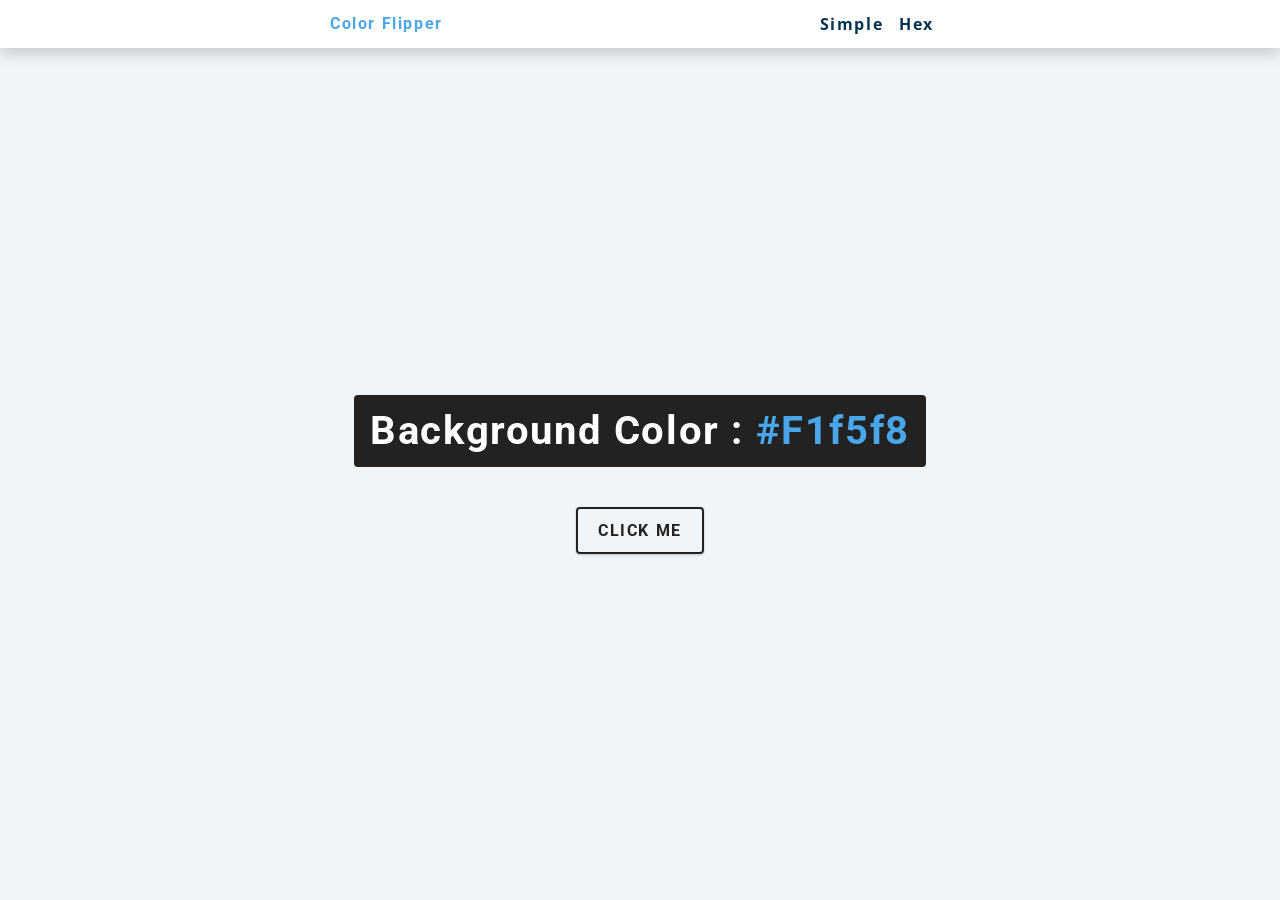
<file: Color-flipper (udemi)/index.html>
<!DOCTYPE html>
<html lang="en">

<head>
  <meta charset="UTF-8" />
  <meta name="viewport" content="width=device-width, initial-scale=1.0" />
  <title>Color Flipper || Simple</title>

  <!-- styles -->
  <link rel="stylesheet" href="styles.css" />
</head>

<body>
  <nav>
    <div class="nav-center">
      <h4>color flipper</h4>
      <ul class="nav-links">
        <li>
          <a href="index.html">simple</a>
        </li>
        <li>
          <a href="hex.html">hex</a>
        </li>
      </ul>
    </div>
  </nav>

  <main>
    <div class="container">
      <h2>Background color : <span class="color">#f1f5f8</span></h2>
      <button class="btn btn-hero" id="btn">Click me</button>
    </div>
  </main>
  <!-- javascript -->
  <script src="app.js"></script>
</body>

</html>
</file>
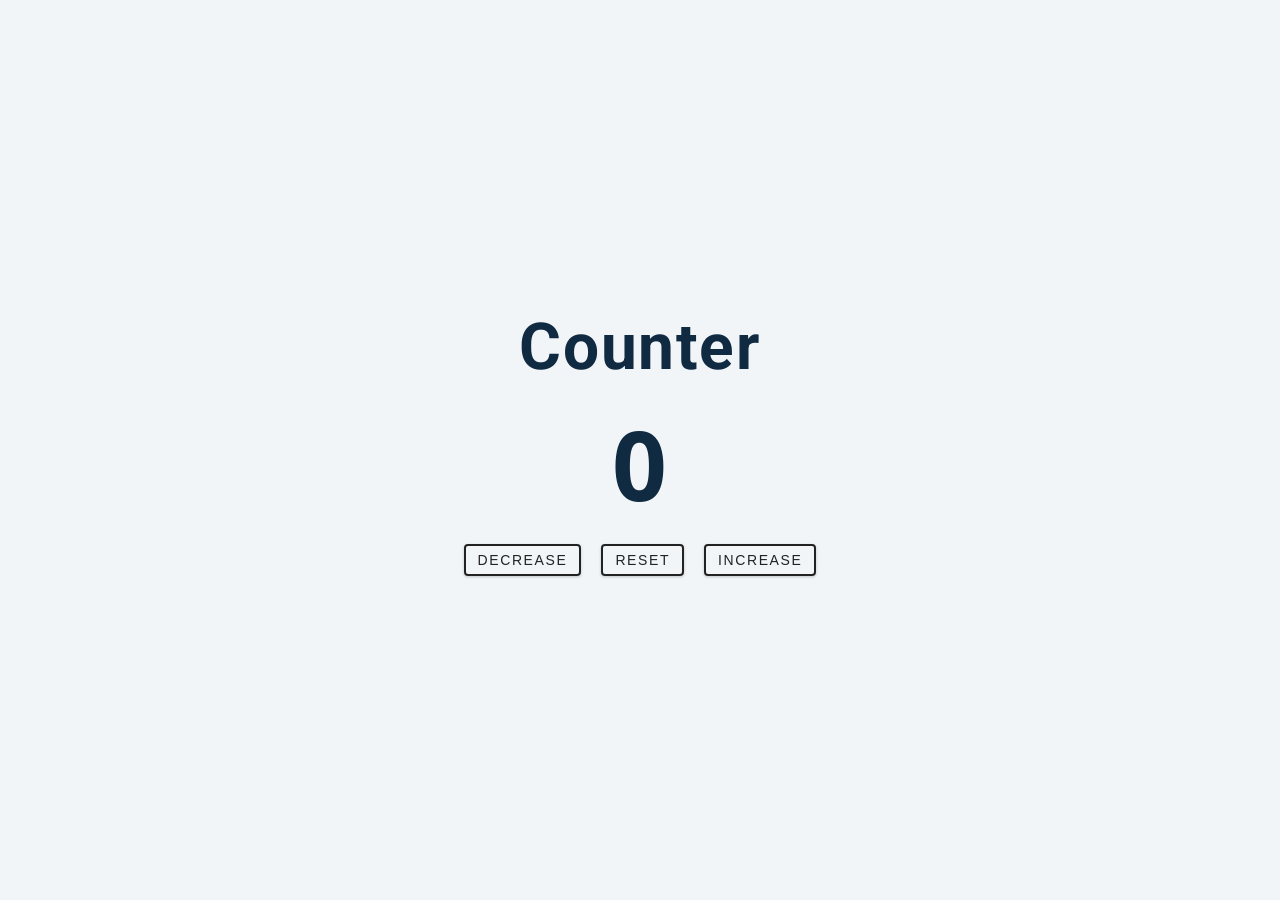
<file: Counter (udemi)/index.html>
<!DOCTYPE html>
<html lang="en">

<head>
  <meta charset="UTF-8" />
  <meta name="viewport" content="width=device-width, initial-scale=1.0" />
  <title>Counter</title>

  <!-- styles -->
  <link rel="stylesheet" href="styles.css" />
</head>

<body>
  <main>
    <div class="container">
      <h1>
        counter
      </h1>
      <span id="value">
        0
      </span>
      <div class="button-countainer">
        <button class="btn decrease">decrease</button>
        <button class="btn reset">reset</button>
        <button class="btn increase">increase</button>
      </div>
    </div>
  </main>
  <!-- javascript -->
  <script src="app.js"></script>
</body>

</html>
</file>
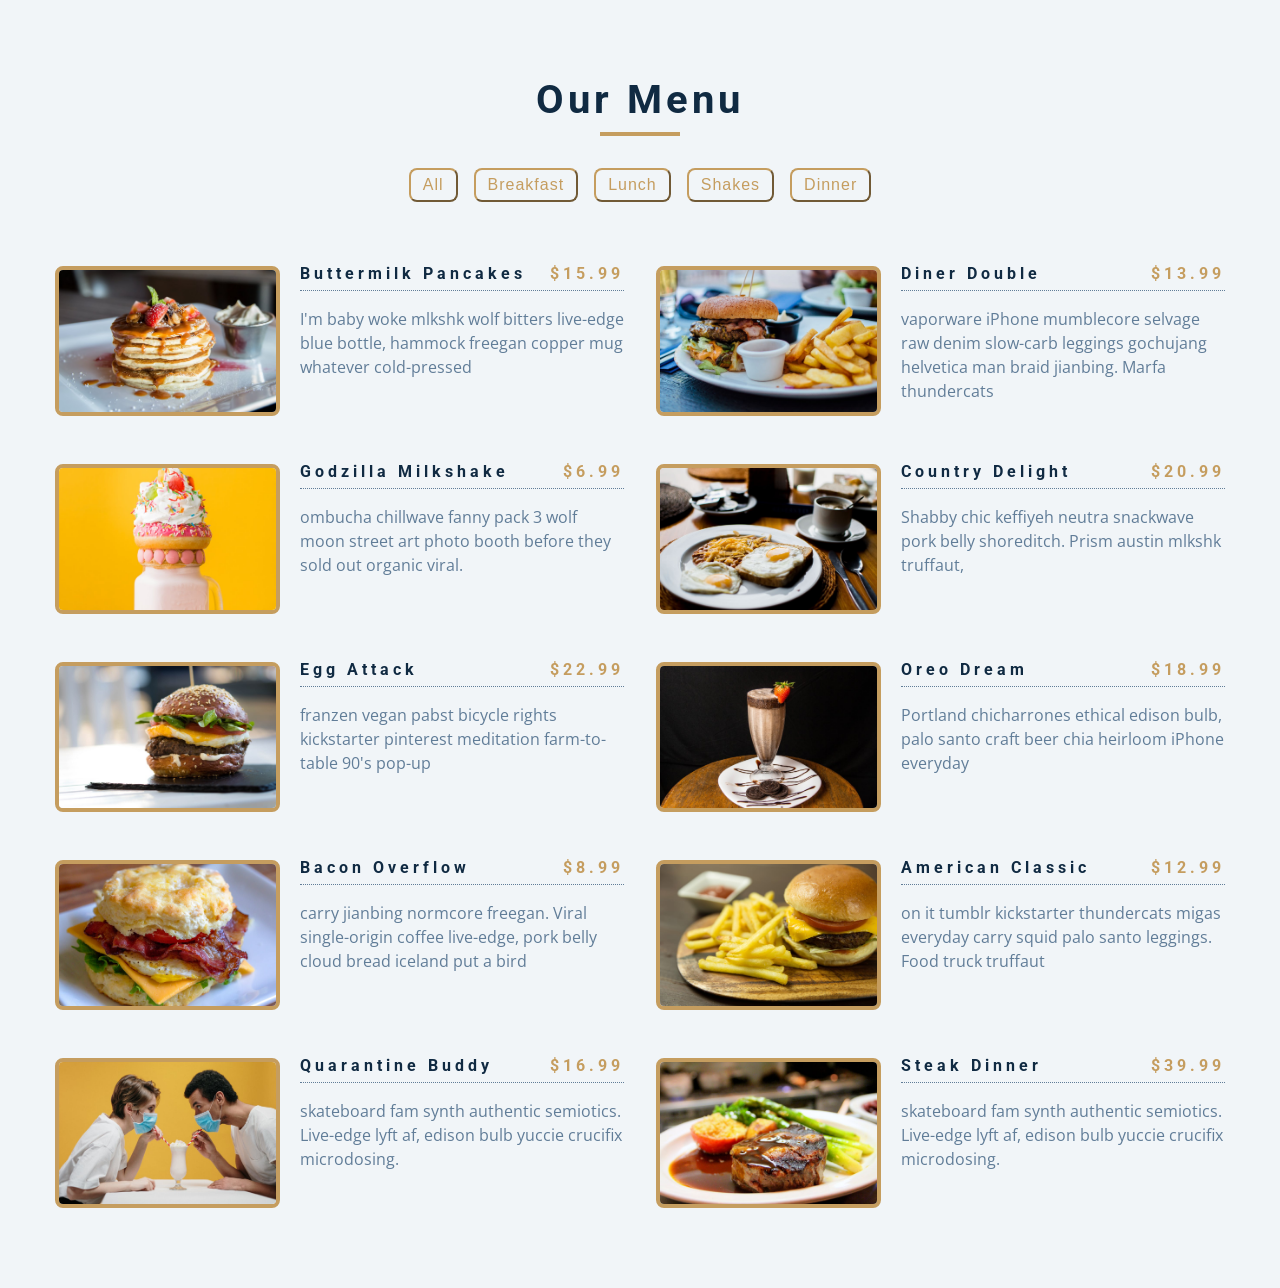
<file: Menu (udemi)/index.html>
<!DOCTYPE html>
<html lang="en">

<head>
  <meta charset="UTF-8" />
  <meta name="viewport" content="width=device-width, initial-scale=1.0" />
  <title>Starter</title>
  <!-- font-awesome -->
  <link rel="stylesheet" href="https://cdnjs.cloudflare.com/ajax/libs/font-awesome/5.14.0/css/all.min.css" />
  <!-- styles -->
  <link rel="stylesheet" href="styles.css" />
</head>

<body>
  <section class="menu">
    <!-- title -->
    <div class="title">
      <h2>our menu</h2>
      <div class="underline"></div>
    </div>
    <!-- filter buttons -->
    <div class="btn-container">
      <!-- <button class="filter-btn" type="button" data-id="all">all</button>
      <button class="filter-btn" type="button" data-id="breakfast">breakfast</button>
      <button class="filter-btn" type="button" data-id="lunch">lunch</button>
      <button class="filter-btn" type="button" data-id="shakes">shakes</button> -->
    </div>
    <!-- menu items -->
    <div class="section-center">
      <!-- item -->
      <!-- <article class="menu-item">
        <img src="menu-item.jpeg" class="photo" alt="menu item">
        <div class="item-info">
          <header>
            <h4>buttermilk pancakes</h4>
            <h4 class="price">$15</h4>
          </header>
          <p class="item-text">
            Lorem, ipsum dolor sit amet consectetur adipisicing elit. Illum et aspernatur voluptas molestiae facilis
            amet rem pariatur commodi eligendi ut?
          </p>
        </div>
      </article> -->
    </div>
  </section>
  <!-- javascript -->
  <script src="app.js"></script>
</body>

</html>
</file>
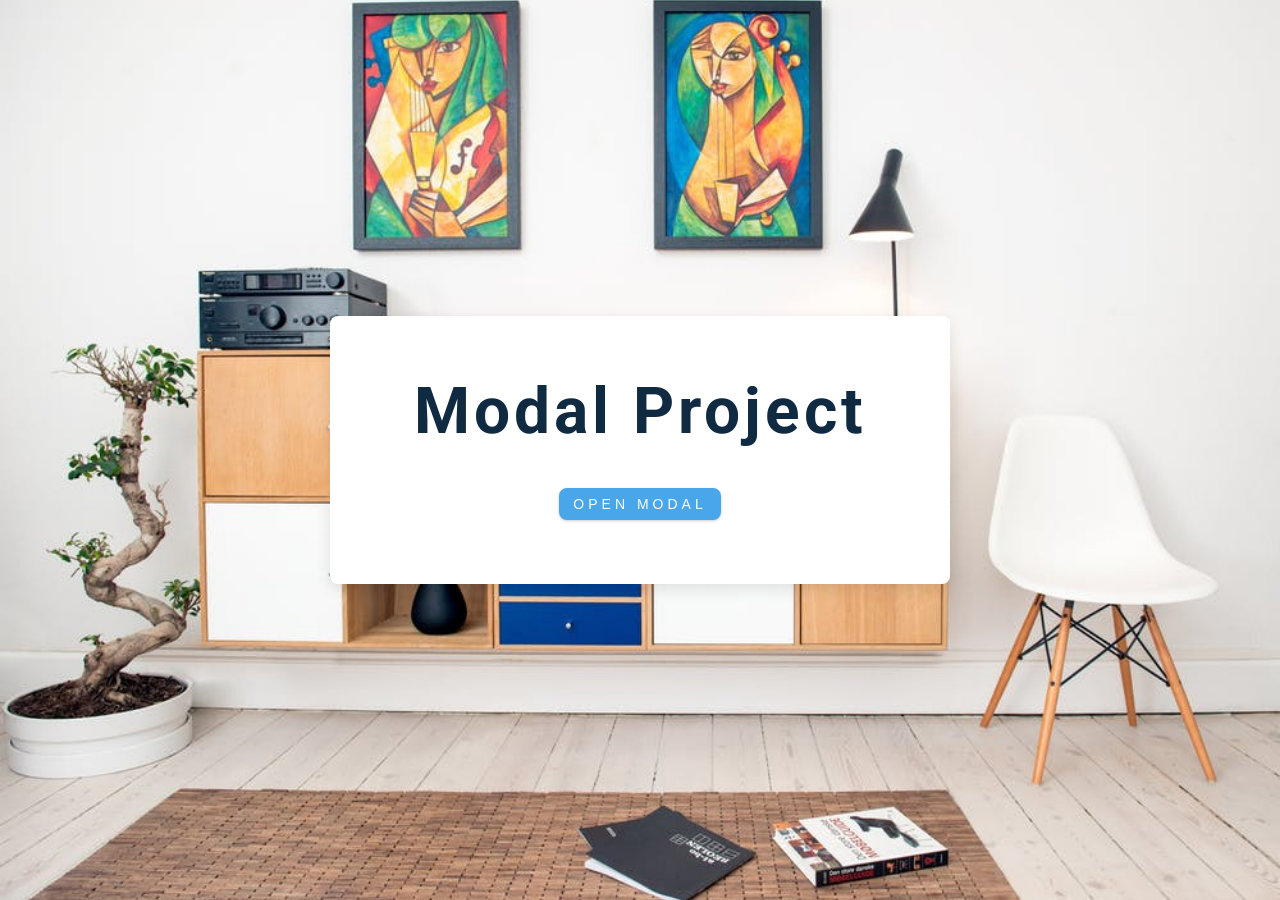
<file: Modal (udemi)/index.html>
<!DOCTYPE html>
<html lang="en">

<head>
  <meta charset="UTF-8" />
  <meta name="viewport" content="width=device-width, initial-scale=1.0" />
  <title>Modal</title>
  <!-- font-awesome -->
  <link rel="stylesheet" href="https://cdnjs.cloudflare.com/ajax/libs/font-awesome/5.14.0/css/all.min.css" />
  <!-- styles -->
  <link rel="stylesheet" href="styles.css" />
</head>

<body>
  <header class="hero">
    <div class="banner">
      <h1>Modal project</h1>
      <button class="btn modal-btn">open modal</button>
    </div>
  </header>

  <div class="modal-overlay">
    <div class="modal-container">
      <h3>modal content</h3>
      <button class="close-btn">
        <i class="fas fa-times"></i>
      </button>
    </div>
  </div>
  <!-- javascript -->
  <script src="app.js"></script>
</body>

</html>
</file>
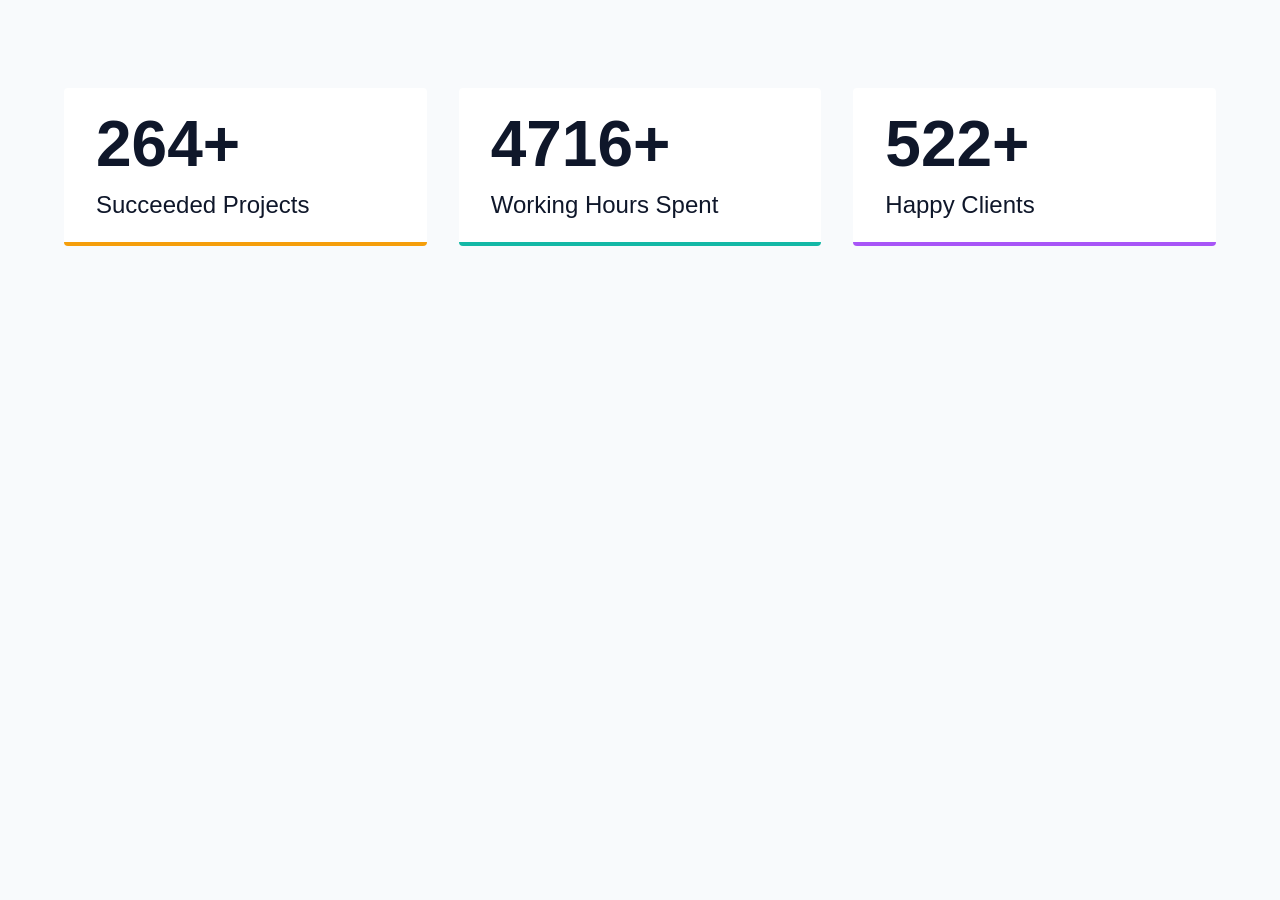
<file: Numbers (udemi)/index.html>
<!DOCTYPE html>
<html lang="en">

<head>
  <meta charset="UTF-8" />
  <meta http-equiv="X-UA-Compatible" content="IE=edge" />
  <meta name="viewport" content="width=device-width, initial-scale=1.0" />
  <title>Numbers Starter</title>
  <link rel="stylesheet" href="./styles.css" />
</head>

<body>
  <section>
    <!-- single number -->
    <article>
      <span class="number" data-value="500">0</span>
      <p>Succeeded Projects</p>
    </article>
    <!-- single number end -->
    <!-- single number -->
    <article>
      <span class="number" data-value="17140">0</span>
      <p>Working Hours Spent</p>
    </article>
    <!-- single number end -->
    <!-- single number -->
    <article>
      <span class="number" data-value="1500">0</span>
      <p>Happy Clients</p>
    </article>
    <!-- single number end -->
  </section>
  <script src="./app.js"></script>
</body>

</html>
</file>
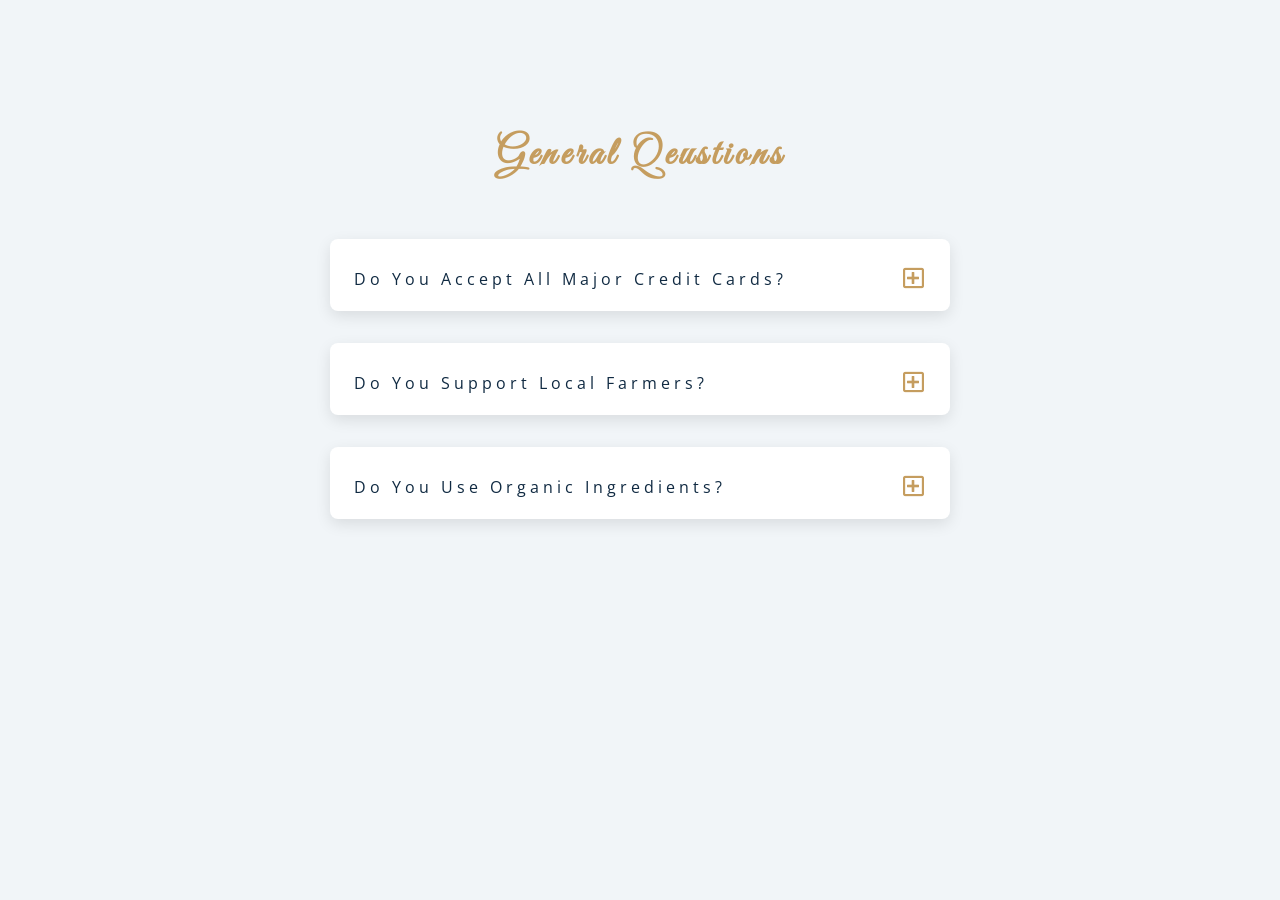
<file: Questions (udemi)/index.html>
<!DOCTYPE html>
<html lang="en">

<head>
  <meta charset="UTF-8" />
  <meta name="viewport" content="width=device-width, initial-scale=1.0" />
  <title>Q & A</title>
  <!-- font-awesome -->
  <link rel="stylesheet" href="https://cdnjs.cloudflare.com/ajax/libs/font-awesome/5.14.0/css/all.min.css" />
  <!-- extra fonts -->
  <link href="https://fonts.googleapis.com/css?family=Great+Vibes&display=swap" rel="stylesheet" />
  <!-- styles -->
  <link rel="stylesheet" href="styles.css" />
</head>

<body>
  <section class="questions">
    <!-- title -->
    <div class="title">
      <h2>General Qeustions</h2>
    </div>

    <!-- questions -->
    <div class="section-center">
      <!-- question 1 -->
      <article class="question">
        <div class="question-title">
          <p>do you accept all major credit cards?</p>
          <button type="button" class="question-btn">
            <span class="plus-icon">
              <i class="far fa-plus-square"></i>
            </span>
            <span class="minus-icon">
              <i class="far fa-minus-square"></i>
            </span>
          </button>
        </div>

        <div class="question-text">
          <p>
            Lorem ipsum dolor sit amet consectetur, adipisicing elit. Nisi reprehenderit aspernatur illo atque nesciunt
            sint quae? Explicabo hic voluptatum consequatur.
          </p>
        </div>
      </article>

      <!-- question 2 -->
      <article class="question">
        <div class="question-title">
          <p>do you support local farmers?</p>
          <button type="button" class="question-btn">
            <span class="plus-icon">
              <i class="far fa-plus-square"></i>
            </span>
            <span class="minus-icon">
              <i class="far fa-minus-square"></i>
            </span>
          </button>
        </div>

        <div class="question-text">
          <p>
            Lorem ipsum dolor sit amet consectetur, adipisicing elit. Nisi reprehenderit aspernatur illo atque nesciunt
            sint quae? Explicabo hic voluptatum consequatur.
          </p>
        </div>
      </article>

      <!-- question 3 -->
      <article class="question">
        <div class="question-title">
          <p>do you use organic ingredients?</p>
          <button type="button" class="question-btn">
            <span class="plus-icon">
              <i class="far fa-plus-square"></i>
            </span>
            <span class="minus-icon">
              <i class="far fa-minus-square"></i>
            </span>
          </button>
        </div>

        <div class="question-text">
          <p>
            Lorem ipsum dolor sit amet consectetur, adipisicing elit. Nisi reprehenderit aspernatur illo atque nesciunt
            sint quae? Explicabo hic voluptatum consequatur.
          </p>
        </div>
      </article>
    </div>
  </section>
  <!-- javascript -->
  <script src="app.js"></script>
</body>

</html>
</file>
<file: Color-flipper (udemi)/styles.css>
/*
=============== 
Fonts
===============
*/
@import url("https://fonts.googleapis.com/css?family=Open+Sans|Roboto:400,700&display=swap");

/*
=============== 
Variables
===============
*/

:root {
  /* dark shades of primary color*/
  --clr-primary-1: hsl(205, 86%, 17%);
  --clr-primary-2: hsl(205, 77%, 27%);
  --clr-primary-3: hsl(205, 72%, 37%);
  --clr-primary-4: hsl(205, 63%, 48%);
  /* primary/main color */
  --clr-primary-5: hsl(205, 78%, 60%);
  /* lighter shades of primary color */
  --clr-primary-6: hsl(205, 89%, 70%);
  --clr-primary-7: hsl(205, 90%, 76%);
  --clr-primary-8: hsl(205, 86%, 81%);
  --clr-primary-9: hsl(205, 90%, 88%);
  --clr-primary-10: hsl(205, 100%, 96%);
  /* darkest grey - used for headings */
  --clr-grey-1: hsl(209, 61%, 16%);
  --clr-grey-2: hsl(211, 39%, 23%);
  --clr-grey-3: hsl(209, 34%, 30%);
  --clr-grey-4: hsl(209, 28%, 39%);
  /* grey used for paragraphs */
  --clr-grey-5: hsl(210, 22%, 49%);
  --clr-grey-6: hsl(209, 23%, 60%);
  --clr-grey-7: hsl(211, 27%, 70%);
  --clr-grey-8: hsl(210, 31%, 80%);
  --clr-grey-9: hsl(212, 33%, 89%);
  --clr-grey-10: hsl(210, 36%, 96%);
  --clr-white: #fff;
  --clr-red-dark: hsl(360, 67%, 44%);
  --clr-red-light: hsl(360, 71%, 66%);
  --clr-green-dark: hsl(125, 67%, 44%);
  --clr-green-light: hsl(125, 71%, 66%);
  --clr-black: #222;
  --ff-primary: "Roboto", sans-serif;
  --ff-secondary: "Open Sans", sans-serif;
  --transition: all 0.3s linear;
  --spacing: 0.1rem;
  --radius: 0.25rem;
  --light-shadow: 0 5px 15px rgba(0, 0, 0, 0.1);
  --dark-shadow: 0 5px 15px rgba(0, 0, 0, 0.2);
  --max-width: 1170px;
  --fixed-width: 620px;
}

/*
=============== 
Global Styles
===============
*/

*,
::after,
::before {
  margin: 0;
  padding: 0;
  box-sizing: border-box;
}

body {
  font-family: var(--ff-secondary);
  background: var(--clr-grey-10);
  color: var(--clr-grey-1);
  line-height: 1.5;
  font-size: 0.875rem;
}

ul {
  list-style-type: none;
}

a {
  text-decoration: none;
}

h1,
h2,
h3,
h4 {
  letter-spacing: var(--spacing);
  text-transform: capitalize;
  line-height: 1.25;
  margin-bottom: 0.75rem;
  font-family: var(--ff-primary);
}

h1 {
  font-size: 3rem;
}

h2 {
  font-size: 2rem;
}

h3 {
  font-size: 1.25rem;
}

h4 {
  font-size: 0.875rem;
}

p {
  margin-bottom: 1.25rem;
  color: var(--clr-grey-5);
}

@media screen and (min-width: 800px) {
  h1 {
    font-size: 4rem;
  }

  h2 {
    font-size: 2.5rem;
  }

  h3 {
    font-size: 1.75rem;
  }

  h4 {
    font-size: 1rem;
  }

  body {
    font-size: 1rem;
  }

  h1,
  h2,
  h3,
  h4 {
    line-height: 1;
  }
}

/*  global classes */

/* section */
.section {
  padding: 5rem 0;
}

.section-center {
  width: 90vw;
  margin: 0 auto;
  max-width: 1170px;
}

@media screen and (min-width: 992px) {
  .section-center {
    width: 95vw;
  }
}

main {
  min-height: 100vh;
  display: grid;
  place-items: center;
}

/*
=============== 
Nav
===============
*/
nav {
  background: var(--clr-white);
  height: 3rem;
  display: grid;
  align-items: center;
  box-shadow: var(--dark-shadow);
}

.nav-center {
  width: 90vw;
  max-width: var(--fixed-width);
  margin: 0 auto;
  display: flex;
  align-items: center;
  justify-content: space-between;
}

.nav-center h4 {
  margin-bottom: 0;
  color: var(--clr-primary-5);
}

.nav-links {
  display: flex;
}

nav a {
  text-transform: capitalize;
  font-weight: 700;
  font-size: 1rem;
  color: var(--clr-primary-1);
  letter-spacing: var(--spacing);
  margin-right: 1rem;
}

nav a:hover {
  color: var(--clr-primary-5);
}

/*
=============== 
Container
===============
*/
main {
  min-height: calc(100vh - 3rem);
  display: grid;
  place-items: center;
}

.container {
  text-align: center;
}

.container h2 {
  background: var(--clr-black);
  color: var(--clr-white);
  padding: 1rem;
  border-radius: var(--radius);
  margin-bottom: 2.5rem;
}

.color {
  color: var(--clr-primary-5);
}

.btn-hero {
  font-family: var(--ff-primary);
  text-transform: uppercase;
  background: transparent;
  color: var(--clr-black);
  letter-spacing: var(--spacing);
  display: inline-block;
  font-weight: 700;
  transition: var(--transition);
  border: 2px solid var(--clr-black);
  cursor: pointer;
  box-shadow: 0 1px 3px rgba(0, 0, 0, 0.2);
  border-radius: var(--radius);
  font-size: 1rem;
  padding: 0.75rem 1.25rem;
}

.btn-hero:hover {
  color: var(--clr-white);
  background: var(--clr-black);
}
</file>
<file: Counter (udemi)/styles.css>
/*
=============== 
Fonts
===============
*/
@import url("https://fonts.googleapis.com/css?family=Open+Sans|Roboto:400,700&display=swap");

/*
=============== 
Variables
===============
*/

:root {
  /* dark shades of primary color*/
  --clr-primary-1: hsl(205, 86%, 17%);
  --clr-primary-2: hsl(205, 77%, 27%);
  --clr-primary-3: hsl(205, 72%, 37%);
  --clr-primary-4: hsl(205, 63%, 48%);
  /* primary/main color */
  --clr-primary-5: hsl(205, 78%, 60%);
  /* lighter shades of primary color */
  --clr-primary-6: hsl(205, 89%, 70%);
  --clr-primary-7: hsl(205, 90%, 76%);
  --clr-primary-8: hsl(205, 86%, 81%);
  --clr-primary-9: hsl(205, 90%, 88%);
  --clr-primary-10: hsl(205, 100%, 96%);
  /* darkest grey - used for headings */
  --clr-grey-1: hsl(209, 61%, 16%);
  --clr-grey-2: hsl(211, 39%, 23%);
  --clr-grey-3: hsl(209, 34%, 30%);
  --clr-grey-4: hsl(209, 28%, 39%);
  /* grey used for paragraphs */
  --clr-grey-5: hsl(210, 22%, 49%);
  --clr-grey-6: hsl(209, 23%, 60%);
  --clr-grey-7: hsl(211, 27%, 70%);
  --clr-grey-8: hsl(210, 31%, 80%);
  --clr-grey-9: hsl(212, 33%, 89%);
  --clr-grey-10: hsl(210, 36%, 96%);
  --clr-white: #fff;
  --clr-red-dark: hsl(360, 67%, 44%);
  --clr-red-light: hsl(360, 71%, 66%);
  --clr-green-dark: hsl(125, 67%, 44%);
  --clr-green-light: hsl(125, 71%, 66%);
  --clr-black: #222;
  --ff-primary: "Roboto", sans-serif;
  --ff-secondary: "Open Sans", sans-serif;
  --transition: all 0.3s linear;
  --spacing: 0.1rem;
  --radius: 0.25rem;
  --light-shadow: 0 5px 15px rgba(0, 0, 0, 0.1);
  --dark-shadow: 0 5px 15px rgba(0, 0, 0, 0.2);
  --max-width: 1170px;
  --fixed-width: 620px;
}
/*
=============== 
Global Styles
===============
*/

*,
::after,
::before {
  margin: 0;
  padding: 0;
  box-sizing: border-box;
}
body {
  font-family: var(--ff-secondary);
  background: var(--clr-grey-10);
  color: var(--clr-grey-1);
  line-height: 1.5;
  font-size: 0.875rem;
}
ul {
  list-style-type: none;
}
a {
  text-decoration: none;
}
h1,
h2,
h3,
h4 {
  letter-spacing: var(--spacing);
  text-transform: capitalize;
  line-height: 1.25;
  margin-bottom: 0.75rem;
  font-family: var(--ff-primary);
}
h1 {
  font-size: 3rem;
}
h2 {
  font-size: 2rem;
}
h3 {
  font-size: 1.25rem;
}
h4 {
  font-size: 0.875rem;
}
p {
  margin-bottom: 1.25rem;
  color: var(--clr-grey-5);
}
@media screen and (min-width: 800px) {
  h1 {
    font-size: 4rem;
  }
  h2 {
    font-size: 2.5rem;
  }
  h3 {
    font-size: 1.75rem;
  }
  h4 {
    font-size: 1rem;
  }
  body {
    font-size: 1rem;
  }
  h1,
  h2,
  h3,
  h4 {
    line-height: 1;
  }
}
/*  global classes */

/* section */
.section {
  padding: 5rem 0;
}

.section-center {
  width: 90vw;
  margin: 0 auto;
  max-width: 1170px;
}
@media screen and (min-width: 992px) {
  .section-center {
    width: 95vw;
  }
}
main {
  min-height: 100vh;
  display: grid;
  place-items: center;
}

/*
=============== 
Counter
===============
*/

main {
  min-height: 100vh;
  display: grid;
  place-items: center;
}
.container {
  text-align: center;
}
#value {
  font-size: 6rem;
  font-weight: bold;
}
.btn {
  text-transform: uppercase;
  background: transparent;
  color: var(--clr-black);
  padding: 0.375rem 0.75rem;
  letter-spacing: var(--spacing);
  display: inline-block;
  transition: var(--transition);
  font-size: 0.875rem;
  border: 2px solid var(--clr-black);
  cursor: pointer;
  box-shadow: 0 1px 3px rgba(0, 0, 0, 0.2);
  border-radius: var(--radius);
  margin: 0.5rem;
}
.btn:hover {
  color: var(--clr-white);
  background: var(--clr-black);
}
</file>
<file: Menu (udemi)/styles.css>
/*
=============== 
Fonts
===============
*/
@import url("https://fonts.googleapis.com/css?family=Open+Sans|Roboto:400,700&display=swap");

/*
=============== 
Variables
===============
*/

:root {
  /* dark shades of primary color*/
  --clr-primary-1: hsl(205, 86%, 17%);
  --clr-primary-2: hsl(205, 77%, 27%);
  --clr-primary-3: hsl(205, 72%, 37%);
  --clr-primary-4: hsl(205, 63%, 48%);
  /* primary/main color */
  --clr-primary-5: #49a6e9;
  /* lighter shades of primary color */
  --clr-primary-6: hsl(205, 89%, 70%);
  --clr-primary-7: hsl(205, 90%, 76%);
  --clr-primary-8: hsl(205, 86%, 81%);
  --clr-primary-9: hsl(205, 90%, 88%);
  --clr-primary-10: hsl(205, 100%, 96%);
  /* darkest grey - used for headings */
  --clr-grey-1: hsl(209, 61%, 16%);
  --clr-grey-2: hsl(211, 39%, 23%);
  --clr-grey-3: hsl(209, 34%, 30%);
  --clr-grey-4: hsl(209, 28%, 39%);
  /* grey used for paragraphs */
  --clr-grey-5: hsl(210, 22%, 49%);
  --clr-grey-6: hsl(209, 23%, 60%);
  --clr-grey-7: hsl(211, 27%, 70%);
  --clr-grey-8: hsl(210, 31%, 80%);
  --clr-grey-9: hsl(212, 33%, 89%);
  --clr-grey-10: hsl(210, 36%, 96%);
  --clr-white: #fff;
  --clr-red-dark: hsl(360, 67%, 44%);
  --clr-red-light: hsl(360, 71%, 66%);
  --clr-green-dark: hsl(125, 67%, 44%);
  --clr-green-light: hsl(125, 71%, 66%);
  --clr-gold: #c59d5f;
  --clr-black: #222;
  --ff-primary: "Roboto", sans-serif;
  --ff-secondary: "Open Sans", sans-serif;
  --transition: all 0.3s linear;
  --spacing: 0.25rem;
  --radius: 0.5rem;
  --light-shadow: 0 5px 15px rgba(0, 0, 0, 0.1);
  --dark-shadow: 0 5px 15px rgba(0, 0, 0, 0.2);
  --max-width: 1170px;
  --fixed-width: 620px;
}
/*
=============== 
Global Styles
===============
*/

*,
::after,
::before {
  margin: 0;
  padding: 0;
  box-sizing: border-box;
}
body {
  font-family: var(--ff-secondary);
  background: var(--clr-grey-10);
  color: var(--clr-grey-1);
  line-height: 1.5;
  font-size: 0.875rem;
}
ul {
  list-style-type: none;
}
a {
  text-decoration: none;
}
img:not(.logo) {
  width: 100%;
}
img {
  display: block;
}

h1,
h2,
h3,
h4 {
  letter-spacing: var(--spacing);
  text-transform: capitalize;
  line-height: 1.25;
  margin-bottom: 0.75rem;
  font-family: var(--ff-primary);
}
h1 {
  font-size: 3rem;
}
h2 {
  font-size: 2rem;
}
h3 {
  font-size: 1.25rem;
}
h4 {
  font-size: 0.875rem;
}
p {
  margin-bottom: 1.25rem;
  color: var(--clr-grey-5);
}
@media screen and (min-width: 800px) {
  h1 {
    font-size: 4rem;
  }
  h2 {
    font-size: 2.5rem;
  }
  h3 {
    font-size: 1.75rem;
  }
  h4 {
    font-size: 1rem;
  }
  body {
    font-size: 1rem;
  }
  h1,
  h2,
  h3,
  h4 {
    line-height: 1;
  }
}
/*  global classes */

.btn {
  text-transform: uppercase;
  background: transparent;
  color: var(--clr-black);
  padding: 0.375rem 0.75rem;
  letter-spacing: var(--spacing);
  display: inline-block;
  transition: var(--transition);
  font-size: 0.875rem;
  border: 2px solid var(--clr-black);
  cursor: pointer;
  box-shadow: 0 1px 3px rgba(0, 0, 0, 0.2);
  border-radius: var(--radius);
}
.btn:hover {
  color: var(--clr-white);
  background: var(--clr-black);
}
/* section */
.section {
  padding: 5rem 0;
}

main {
  min-height: 100vh;
  display: grid;
  place-items: center;
}
/*
=============== 
Menu
===============
*/

.menu {
  padding: 5rem 0;
}
.title {
  text-align: center;
  margin-bottom: 2rem;
}
.underline {
  width: 5rem;
  height: 0.25rem;
  background: var(--clr-gold);
  margin-left: auto;
  margin-right: auto;
}
.btn-container {
  margin-bottom: 4rem;
  display: flex;
  justify-content: center;
}
.filter-btn {
  background: transparent;
  border-color: var(--clr-gold);
  font-size: 1rem;
  text-transform: capitalize;
  margin: 0 0.5rem;
  letter-spacing: 1px;
  border-radius: var(--radius);
  padding: 0.375rem 0.75rem;
  color: var(--clr-gold);
  cursor: pointer;
  transition: var(--transition);
}
.filter-btn:hover {
  background: var(--clr-gold);
  color: var(--clr-white);
}
.section-center {
  width: 90vw;
  margin: 0 auto;
  max-width: 1170px;
  display: grid;
  gap: 3rem 2rem;
  justify-items: center;
}
.menu-item {
  display: grid;
  gap: 1rem 2rem;
  max-width: 25rem;
}
.photo {
  object-fit: cover;
  height: 200px;
  border: 0.25rem solid var(--clr-gold);
  border-radius: var(--radius);
}
.item-info header {
  display: flex;
  justify-content: space-between;
  border-bottom: 0.5px dotted var(--clr-grey-5);
}
.item-info h4 {
  margin-bottom: 0.5rem;
}
.price {
  color: var(--clr-gold);
}
.item-text {
  margin-bottom: 0;
  padding-top: 1rem;
}

@media screen and (min-width: 768px) {
  .menu-item {
    grid-template-columns: 225px 1fr;
    gap: 0 1.25rem;
    max-width: 40rem;
  }
  .photo {
    height: 175px;
  }
}
@media screen and (min-width: 1200px) {
  .section-center {
    width: 95vw;
    grid-template-columns: 1fr 1fr;
  }
  .photo {
    height: 150px;
  }
}
</file>
<file: Modal (udemi)/styles.css>
/*
=============== 
Fonts
===============
*/
@import url("https://fonts.googleapis.com/css?family=Open+Sans|Roboto:400,700&display=swap");

/*
=============== 
Variables
===============
*/

:root {
  /* dark shades of primary color*/
  --clr-primary-1: hsl(205, 86%, 17%);
  --clr-primary-2: hsl(205, 77%, 27%);
  --clr-primary-3: hsl(205, 72%, 37%);
  --clr-primary-4: hsl(205, 63%, 48%);
  /* primary/main color */
  --clr-primary-5: #49a6e9;
  /* --clr-primary-5: rgb(73, 166, 233); */
  /* lighter shades of primary color */
  --clr-primary-6: hsl(205, 89%, 70%);
  --clr-primary-7: hsl(205, 90%, 76%);
  --clr-primary-8: hsl(205, 86%, 81%);
  --clr-primary-9: hsl(205, 90%, 88%);
  --clr-primary-10: hsl(205, 100%, 96%);
  /* darkest grey - used for headings */
  --clr-grey-1: hsl(209, 61%, 16%);
  --clr-grey-2: hsl(211, 39%, 23%);
  --clr-grey-3: hsl(209, 34%, 30%);
  --clr-grey-4: hsl(209, 28%, 39%);
  /* grey used for paragraphs */
  --clr-grey-5: hsl(210, 22%, 49%);
  --clr-grey-6: hsl(209, 23%, 60%);
  --clr-grey-7: hsl(211, 27%, 70%);
  --clr-grey-8: hsl(210, 31%, 80%);
  --clr-grey-9: hsl(212, 33%, 89%);
  --clr-grey-10: hsl(210, 36%, 96%);
  --clr-white: #fff;
  --clr-red-dark: hsl(360, 67%, 44%);
  --clr-red-light: hsl(360, 71%, 66%);
  --clr-green-dark: hsl(125, 67%, 44%);
  --clr-green-light: hsl(125, 71%, 66%);
  --clr-black: #222;
  --ff-primary: "Roboto", sans-serif;
  --ff-secondary: "Open Sans", sans-serif;
  --transition: all 0.3s linear;
  --spacing: 0.25rem;
  --radius: 0.5rem;
  --light-shadow: 0 5px 15px rgba(0, 0, 0, 0.1);
  --dark-shadow: 0 5px 15px rgba(0, 0, 0, 0.2);
  --max-width: 1170px;
  --fixed-width: 620px;
}

/*
=============== 
Global Styles
===============
*/

*,
::after,
::before {
  margin: 0;
  padding: 0;
  box-sizing: border-box;
}

body {
  font-family: var(--ff-secondary);
  background: var(--clr-grey-10);
  color: var(--clr-grey-1);
  line-height: 1.5;
  font-size: 0.875rem;
}

ul {
  list-style-type: none;
}

a {
  text-decoration: none;
}

img:not(.logo) {
  width: 100%;
}

img {
  display: block;
}

h1,
h2,
h3,
h4 {
  letter-spacing: var(--spacing);
  text-transform: capitalize;
  line-height: 1.25;
  margin-bottom: 0.75rem;
  font-family: var(--ff-primary);
}

h1 {
  font-size: 3rem;
}

h2 {
  font-size: 2rem;
}

h3 {
  font-size: 1.25rem;
}

h4 {
  font-size: 0.875rem;
}

p {
  margin-bottom: 1.25rem;
  color: var(--clr-grey-5);
}

@media screen and (min-width: 800px) {
  h1 {
    font-size: 4rem;
  }

  h2 {
    font-size: 2.5rem;
  }

  h3 {
    font-size: 1.75rem;
  }

  h4 {
    font-size: 1rem;
  }

  body {
    font-size: 1rem;
  }

  h1,
  h2,
  h3,
  h4 {
    line-height: 1;
  }
}

/*  global classes */

.btn {
  text-transform: uppercase;
  background: transparent;
  color: var(--clr-black);
  padding: 0.375rem 0.75rem;
  letter-spacing: var(--spacing);
  display: inline-block;
  transition: var(--transition);
  font-size: 0.875rem;
  border: 2px solid var(--clr-black);
  cursor: pointer;
  box-shadow: 0 1px 3px rgba(0, 0, 0, 0.2);
  border-radius: var(--radius);
}

.btn:hover {
  color: var(--clr-white);
  background: var(--clr-black);
}

/* section */
.section {
  padding: 5rem 0;
}

.section-center {
  width: 90vw;
  margin: 0 auto;
  max-width: 1170px;
}

@media screen and (min-width: 992px) {
  .section-center {
    width: 95vw;
  }
}

main {
  min-height: 100vh;
  display: grid;
  place-items: center;
}

/*
=============== 
Modal
===============
*/
.hero {
  min-height: 100vh;
  background: url("./hero.jpeg") center/cover no-repeat;
  display: grid;
  place-items: center;
}

.banner {
  background: var(--clr-white);
  padding: 4rem 0;
  border-radius: var(--radius);
  box-shadow: var(--light-shadow);
  text-align: center;
  width: 90vw;
  max-width: var(--fixed-width);
}

.modal-btn {
  margin-top: 2rem;
  background: var(--clr-primary-5);
  border-color: var(--clr-primary-5);
  color: var(--clr-white);
}

.modal-btn:hover {
  background: transparent;
  color: var(--clr-primary-5);
}

.modal-overlay {
  position: fixed;
  top: 0;
  left: 0;
  width: 100%;
  height: 100%;
  background: rgba(73, 166, 233, 0.5);
  display: grid;
  place-items: center;
  transition: var(--transition);
  visibility: hidden;
  z-index: -10;
}

/* OPEN/CLOSE MODAL */
.open-modal {
  visibility: visible;
  z-index: 10;
}

.modal-container {
  background: var(--clr-white);
  border-radius: var(--radius);
  width: 90vw;
  height: 30vh;
  max-width: var(--fixed-width);
  text-align: center;
  display: grid;
  place-items: center;
  position: relative;
}

.close-btn {
  position: absolute;
  top: 1rem;
  right: 1rem;
  font-size: 2rem;
  background: transparent;
  border-color: transparent;
  color: var(--clr-red-dark);
  cursor: pointer;
  transition: var(--transition);
}

.close-btn:hover {
  color: var(--clr-red-light);
  transform: scale(1.3);
}
</file>
<file: Numbers (udemi)/styles.css>
*,
::after,
::before {
  box-sizing: border-box;
}

:root {
  --primary-100: hsl(21, 94%, 87%);
  --primary-200: hsl(21, 80%, 74%);
  --primary-300: hsl(21, 65%, 59%);
  --primary-400: hsl(21, 57%, 50%);
  /* primary/main color */
  --primary-500: hsl(21, 62%, 45%);
  --primary-600: hsl(21, 77%, 34%);
  --primary-700: hsl(21, 81%, 29%);
  --primary-800: hsl(21, 84%, 25%);
  --primary-900: hsl(21, 91%, 17%);

  /* grey */
  --grey-50: #f8fafc;
  --grey-100: #f1f5f9;
  --grey-200: #e2e8f0;
  --grey-300: #cbd5e1;
  --grey-400: #94a3b8;
  --grey-500: #64748b;
  --grey-600: #475569;
  --grey-700: #334155;
  --grey-800: #1e293b;
  --grey-900: #0f172a;
  /* rest of the colors */
  --black: #222;
  --white: #fff;
  --red-light: #f8d7da;
  --red-dark: #842029;
  --green-light: #d1e7dd;
  --green-dark: #0f5132;

  --smallText: 0.7em;
  /* rest of the vars */
  --backgroundColor: var(--grey-50);
  --textColor: var(--grey-900);
  --borderRadius: 0.25rem;
  --letterSpacing: 1px;
  --transition: 0.3s ease-in-out all;
  --max-width: 1120px;
  --fixed-width: 600px;
  --fluid-width: 90vw;
  /* box shadow*/
  --shadow-1: 0 1px 3px 0 rgba(0, 0, 0, 0.1), 0 1px 2px 0 rgba(0, 0, 0, 0.06);
  --shadow-2: 0 4px 6px -1px rgba(0, 0, 0, 0.1),
    0 2px 4px -1px rgba(0, 0, 0, 0.06);
  --shadow-3: 0 10px 15px -3px rgba(0, 0, 0, 0.1),
    0 4px 6px -2px rgba(0, 0, 0, 0.05);
  --shadow-4: 0 20px 25px -5px rgba(0, 0, 0, 0.1),
    0 10px 10px -5px rgba(0, 0, 0, 0.04);
}

body {
  background: var(--backgroundColor);
  font-family: -apple-system, BlinkMacSystemFont, 'Segoe UI', Roboto, Oxygen,
    Ubuntu, Cantarell, 'Open Sans', 'Helvetica Neue', sans-serif;
  font-weight: 400;
  line-height: 1.75;
  color: var(--textColor);
}

p {
  margin-bottom: 1.5rem;
  max-width: 40em;
}

h1,
h2,
h3,
h4,
h5 {
  margin: 0;
  margin-bottom: 1.38rem;
  font-family: var(--headingFont);
  font-weight: 400;
  line-height: 1.3;
  text-transform: capitalize;
  letter-spacing: var(--letterSpacing);
}

h1 {
  margin-top: 0;
  font-size: 3.052rem;
}

h2 {
  font-size: 2.441rem;
}

h3 {
  font-size: 1.953rem;
}

h4 {
  font-size: 1.563rem;
}

h5 {
  font-size: 1.25rem;
}

small,
.text-small {
  font-size: var(--smallText);
}

a {
  text-decoration: none;
}
ul {
  list-style-type: none;
  padding: 0;
}

.img {
  width: 100%;
  display: block;
  object-fit: cover;
}
/*
=============== 
Numbers 
===============
*/

section {
  padding: 5rem 0;
  width: 90vw;
  max-width: 1170px;
  margin: 0 auto;
  display: grid;
  gap: 2rem;
}

@media screen and (min-width: 768px) {
  section {
    grid-template-columns: 1fr 1fr;
  }
}
@media screen and (min-width: 992px) {
  section {
    grid-template-columns: 1fr 1fr 1fr;
  }
}

article {
  background: var(--white);
  padding: 1rem 2rem;
  border-radius: var(--borderRadius);
  border-bottom: 4px solid transparent;
}

article span {
  font-size: 4rem;
  font-weight: 700;
  line-height: 1.25;
}

article p {
  margin: 0;
  text-transform: capitalize;
  font-size: 1.5rem;
}

article:nth-of-type(1) {
  border-bottom-color: #f59e0b;
}
article:nth-of-type(2) {
  border-bottom-color: #14b8a6;
}
article:nth-of-type(3) {
  border-bottom-color: #a855f7;
}
</file>
<file: Questions (udemi)/styles.css>
/*
=============== 
Fonts
===============
*/
@import url("https://fonts.googleapis.com/css?family=Open+Sans|Roboto:400,700&display=swap");

/*
=============== 
Variables
===============
*/

:root {
  /* dark shades of primary color*/
  --clr-primary-1: hsl(205, 86%, 17%);
  --clr-primary-2: hsl(205, 77%, 27%);
  --clr-primary-3: hsl(205, 72%, 37%);
  --clr-primary-4: hsl(205, 63%, 48%);
  /* primary/main color */
  --clr-primary-5: #49a6e9;
  /* lighter shades of primary color */
  --clr-primary-6: hsl(205, 89%, 70%);
  --clr-primary-7: hsl(205, 90%, 76%);
  --clr-primary-8: hsl(205, 86%, 81%);
  --clr-primary-9: hsl(205, 90%, 88%);
  --clr-primary-10: hsl(205, 100%, 96%);
  /* darkest grey - used for headings */
  --clr-grey-1: hsl(209, 61%, 16%);
  --clr-grey-2: hsl(211, 39%, 23%);
  --clr-grey-3: hsl(209, 34%, 30%);
  --clr-grey-4: hsl(209, 28%, 39%);
  /* grey used for paragraphs */
  --clr-grey-5: hsl(210, 22%, 49%);
  --clr-grey-6: hsl(209, 23%, 60%);
  --clr-grey-7: hsl(211, 27%, 70%);
  --clr-grey-8: hsl(210, 31%, 80%);
  --clr-grey-9: hsl(212, 33%, 89%);
  --clr-grey-10: hsl(210, 36%, 96%);
  --clr-white: #fff;
  --clr-red-dark: hsl(360, 67%, 44%);
  --clr-red-light: hsl(360, 71%, 66%);
  --clr-green-dark: hsl(125, 67%, 44%);
  --clr-green-light: hsl(125, 71%, 66%);
  --clr-gold: #c59d5f;
  --clr-black: #222;
  --ff-primary: "Roboto", sans-serif;
  --ff-secondary: "Open Sans", sans-serif;
  --transition: all 0.3s linear;
  --spacing: 0.25rem;
  --radius: 0.5rem;
  --light-shadow: 0 5px 15px rgba(0, 0, 0, 0.1);
  --dark-shadow: 0 5px 15px rgba(0, 0, 0, 0.2);
  --max-width: 1170px;
  --fixed-width: 620px;
}

/*
=============== 
Global Styles
===============
*/

*,
::after,
::before {
  margin: 0;
  padding: 0;
  box-sizing: border-box;
}

body {
  font-family: var(--ff-secondary);
  background: var(--clr-grey-10);
  color: var(--clr-grey-1);
  line-height: 1.5;
  font-size: 0.875rem;
}

ul {
  list-style-type: none;
}

a {
  text-decoration: none;
}

img:not(.logo) {
  width: 100%;
}

img {
  display: block;
}

h1,
h2,
h3,
h4 {
  letter-spacing: var(--spacing);
  text-transform: capitalize;
  line-height: 1.25;
  margin-bottom: 0.75rem;
  font-family: var(--ff-primary);
}

h1 {
  font-size: 3rem;
}

h2 {
  font-size: 2rem;
}

h3 {
  font-size: 1.25rem;
}

h4 {
  font-size: 0.875rem;
}

p {
  margin-bottom: 1.25rem;
  color: var(--clr-grey-5);
}

@media screen and (min-width: 800px) {
  h1 {
    font-size: 4rem;
  }

  h2 {
    font-size: 2.5rem;
  }

  h3 {
    font-size: 1.75rem;
  }

  h4 {
    font-size: 1rem;
  }

  body {
    font-size: 1rem;
  }

  h1,
  h2,
  h3,
  h4 {
    line-height: 1;
  }
}

/*  global classes */

.btn {
  text-transform: uppercase;
  background: transparent;
  color: var(--clr-black);
  padding: 0.375rem 0.75rem;
  letter-spacing: var(--spacing);
  display: inline-block;
  transition: var(--transition);
  font-size: 0.875rem;
  border: 2px solid var(--clr-black);
  cursor: pointer;
  box-shadow: 0 1px 3px rgba(0, 0, 0, 0.2);
  border-radius: var(--radius);
}

.btn:hover {
  color: var(--clr-white);
  background: var(--clr-black);
}

/* section */
.section {
  padding: 5rem 0;
}

.section-center {
  width: 90vw;
  margin: 0 auto;
  max-width: 1170px;
}

@media screen and (min-width: 992px) {
  .section-center {
    width: 95vw;
  }
}

main {
  min-height: 100vh;
  display: grid;
  place-items: center;
}

/*
=============== 
Questions
===============
*/
.title {
  margin-top: 15vh;
  margin-bottom: 4rem;
}

.title h2 {
  color: var(--clr-gold);
  font-family: "Great Vibes", cursive;
  text-align: center;
}

.section-center {
  max-width: var(--fixed-width);
}

.question {
  background: var(--clr-white);
  border-radius: var(--radius);
  box-shadow: var(--light-shadow);
  padding: 1.5rem 1.5rem 0 1.5rem;
  margin-bottom: 2rem;
}

.question-title {
  display: flex;
  justify-content: space-between;
  align-items: center;
  text-transform: capitalize;
  padding-bottom: 1rem;
}

.question-title p {
  margin-bottom: 0;
  letter-spacing: var(--spacing);
  color: var(--clr-grey-1);
}

.question-btn {
  font-size: 1.5rem;
  background: transparent;
  border-color: transparent;
  cursor: pointer;
  color: var(--clr-gold);
  transition: var(--transition);
}

.question-btn:hover {
  transform: rotate(90deg);
}

.question-text {
  padding: 1rem 0 1.5rem 0;
  border-top: 1px solid rgba(0, 0, 0, 0.2);
}

.question-text p {
  margin-bottom: 0;
}

/* hide text */
.question-text {
  display: none;
}

.show-text .question-text {
  display: block;
}

.minus-icon {
  display: none;
}

.show-text .minus-icon {
  display: inline;
}

.show-text .plus-icon {
  display: none;
}
</file>
